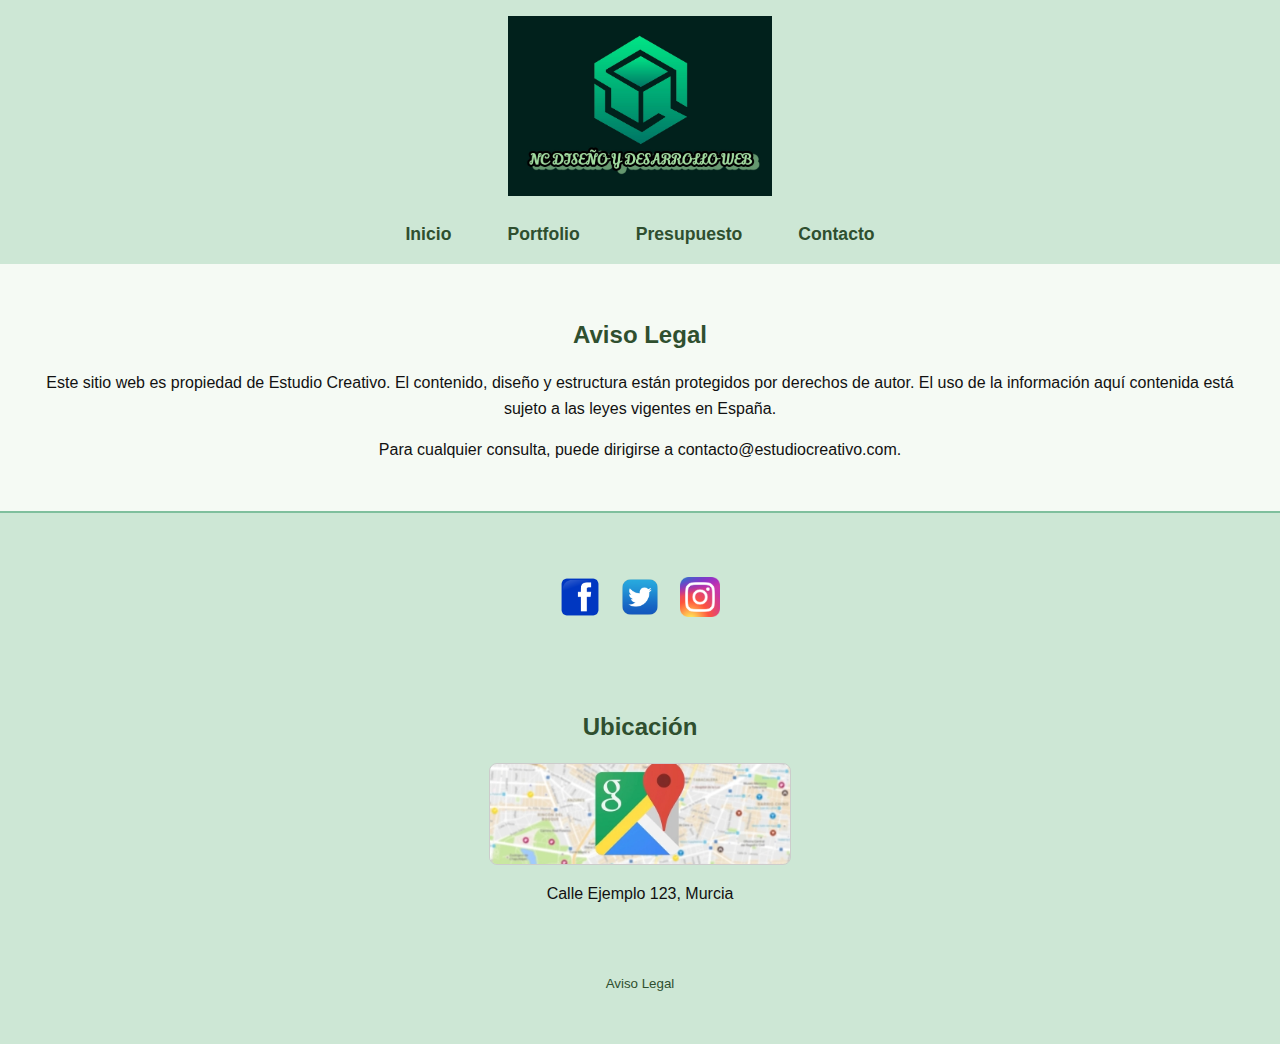
<file: views/aviso-legal.html>
<!DOCTYPE html>
<html lang="es">
<head>
  <meta charset="UTF-8">
  <!--Configuración responsive para móviles-->
  <meta name="viewport" content="width=device-width, initial-scale=1.0">
  <title>Aviso Legal</title>
  <!--Enlace al archivo de estilos CSS-->
  <link rel="stylesheet" href="../css/style.css">


  <link rel="icon" type="image/png" href="../img/favicon/favicon-96x96.png" sizes="96x96" />
</head>
<body>
    <!--Cabecera con logotipo y menú de navegación-->
  <header>
      <div class="logo">
  <a href="../index.html">
    <img src="../img/logo.png" alt="Logo Estudio Creativo" width="1518" height="1034">
  </a>
</div>
    <nav>
      <ul>
        <!--Menú de navegación común en todas las páginas-->
        <li><a href="../index.html">Inicio</a></li>
        <li><a href="productos.html">Portfolio</a></li>
        <li><a href="presupuesto.html">Presupuesto</a></li>
        <li><a href="contacto.html">Contacto</a></li>
        <!--En este caso no marcamos "active" porque es un documento legal-->
      </ul>
    </nav>
  </header>

  <!--Contenido principal del aviso legal-->
  <main>
    <h2>Aviso Legal</h2>
    <!--Texto legal básico-->
    <p>Este sitio web es propiedad de Estudio Creativo. El contenido, diseño y estructura están protegidos por derechos de autor. El uso de la información aquí contenida está sujeto a las leyes vigentes en España.</p>
    <p>Para cualquier consulta, puede dirigirse a contacto@estudiocreativo.com.</p>
  </main>

  <!--Pie de página con redes sociales, dirección y enlace al aviso legal-->
<footer>
  <section class="redes-sociales" aria-label="Redes sociales">
    <a href="https://facebook.com" target="_blank" rel="noopener noreferrer">
      <img src="../img/imgsocialfacebook.png" alt="Facebook" width="2000" height="2000">
    </a>
    <a href="https://twitter.com" target="_blank" rel="noopener noreferrer">
      <img src="../img/imgsocialtwitter.png" alt="Twitter" width="1024" height="1024">
    </a>
    <a href="https://instagram.com" target="_blank" rel="noopener noreferrer">
      <img src="../img/imgsocialinstagram.png" alt="Instagram" width="3600" height="3600">
    </a>
  </section>

  <section id="ubicacion">
    <h2>Ubicación</h2>
    <img src="../img/mapa.jpg" alt="Mapa con la ubicación del Estudio Creativo en Murcia" width="384" height="200">
    <p>Calle Ejemplo 123, Murcia</p>
  </section>

  <p><small><a href="views/aviso-legal.html">Aviso Legal</a></small></p>
</footer>
</file>
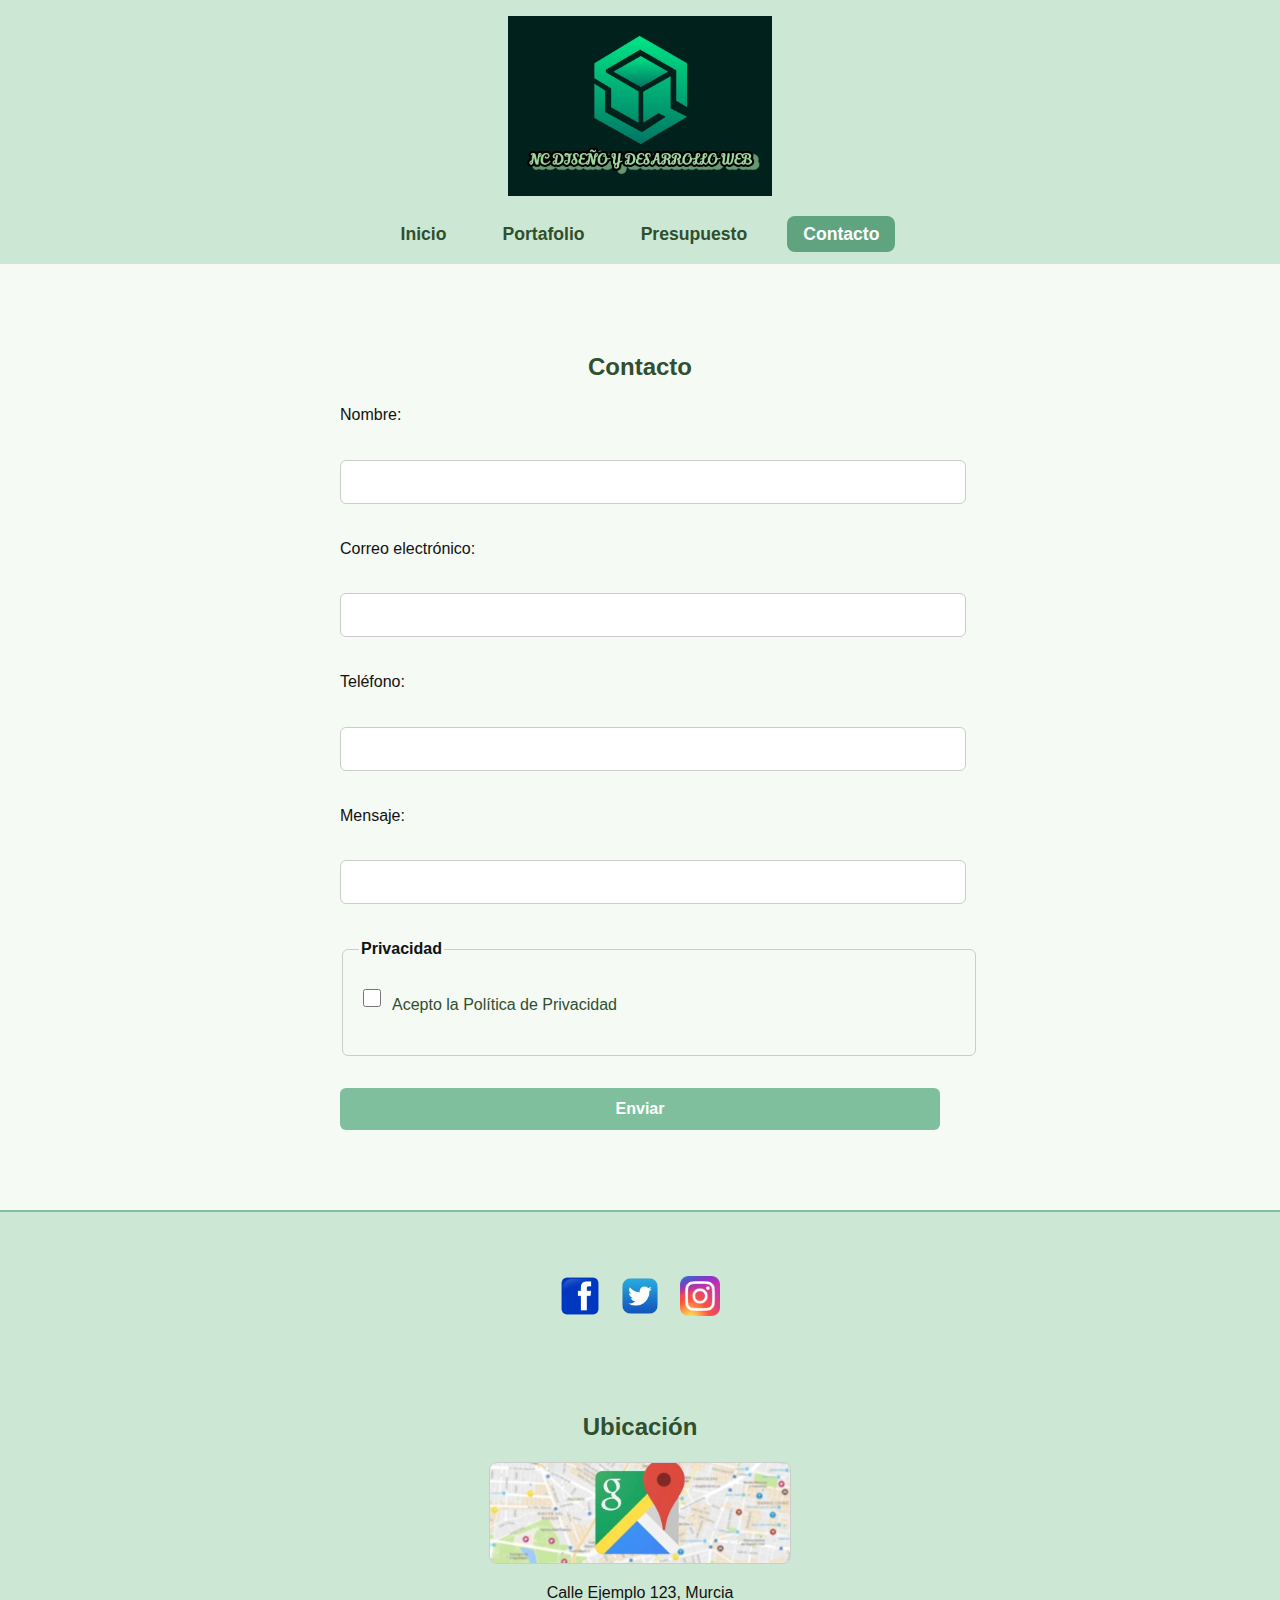
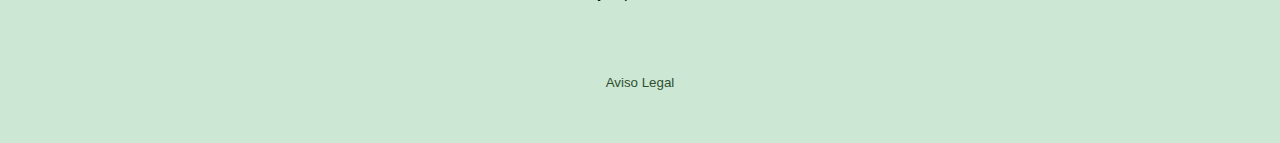
<file: views/contacto.html>
<!DOCTYPE html>
<html lang="es">
<head>
  <meta charset="UTF-8">
  <!--Configuración responsive-->
  <meta name="viewport" content="width=device-width, initial-scale=1.0">
  <title>Formulario de Contacto</title>
  <link rel="icon" type="image/png" href="../img/favicon/favicon-96x96.png" sizes="96x96">
  <link rel="stylesheet" href="../css/style.css">

</head>
<body>
     <!--Cabecera-->
  <header>
    <div class="logo">
      <a href="../index.html">
        <img src="../img/logo.png" alt="Logo Estudio Creativo" width="1518" height="1034">
      </a>
    </div>
    <nav>
      <ul>
        <li><a href="../index.html">Inicio</a></li>
        <li><a href="galeria.html">Portafolio</a></li>
        <li><a href="presupuesto.html">Presupuesto</a></li>
        <li><a href="formulario.html" class="active">Contacto</a></li>
      </ul>
    </nav>
  </header>

<main>
  <section class="formulario">
    <!-- Título principal del formulario -->
    <h2>Contacto</h2>

    <!-- Inicio del formulario -->
    <form action="#" method="post">

      <!-- Nombre: solo letras y espacios, entre 2 y 30 caracteres -->
      <label for="nombre">Nombre:</label>
      <input type="text" id="nombre" name="nombre"
             pattern="[A-Za-zÁÉÍÓÚáéíóúÑñ\s]{2,30}"
             title="El nombre debe tener entre 2 y 30 letras"
             required>

      <!-- Email: formato estándar -->
      <label for="email">Correo electrónico:</label>
      <input type="email" id="email" name="email"
             pattern="[a-z0-9._%+-]+@[a-z0-9.-]+\.[a-z]{2,}$"
             title="Introduce un correo válido (ejemplo@dominio.com)"
             required>

      <!-- Teléfono: exactamente 9 dígitos -->
      <label for="telefono">Teléfono:</label>
      <input type="tel" id="telefono" name="telefono"
             pattern="[0-9]{9}" inputmode="numeric"
             title="El teléfono debe contener exactamente 9 dígitos"
             required>

      <!-- Mensaje: mínimo 10 caracteres, máximo 300 -->
      <!-- Se usa <input type="text"> en lugar de <textarea> para que W3C valide el atributo pattern -->
      <label for="mensaje">Mensaje:</label>
      <input type="text" id="mensaje" name="mensaje"
             pattern=".{10,300}"
             maxlength="300"
             title="El mensaje debe tener entre 10 y 300 caracteres"
             required>

      <!-- Checkbox de privacidad -->
      <fieldset>
        <legend>Privacidad</legend>
        <label for="privacidad" class="checkbox-label">
          <input type="checkbox" id="privacidad" name="privacidad" required
                 title="Debe aceptar la Política de Privacidad para continuar">
          Acepto la Política de Privacidad
        </label>
      </fieldset>

      <!-- Botón de envío -->
      <button type="submit">Enviar</button>
    </form>
  </section>
</main>

 <!-- == Footer == -->
<footer>
  <section class="redes-sociales" aria-label="Redes sociales">
    <a href="https://facebook.com" target="_blank" rel="noopener noreferrer">
      <img src="../img/imgsocialfacebook.png" alt="Facebook" width="2000" height="2000">
    </a>
    <a href="https://twitter.com" target="_blank" rel="noopener noreferrer">
      <img src="../img/imgsocialtwitter.png" alt="Twitter" width="1024" height="1024">
    </a>
    <a href="https://instagram.com" target="_blank" rel="noopener noreferrer">
      <img src="../img/imgsocialinstagram.png" alt="Instagram" width="3600" height="3600">
    </a>
  </section>

  <section id="ubicacion">
    <h2>Ubicación</h2>
    <img src="../img/mapa.jpg" alt="Mapa con la ubicación del Estudio Creativo en Murcia" width="384" height="200">
    <p>Calle Ejemplo 123, Murcia</p>
  </section>

  <p><small><a href="views/aviso-legal.html">Aviso Legal</a></small></p>
</footer>
</file>
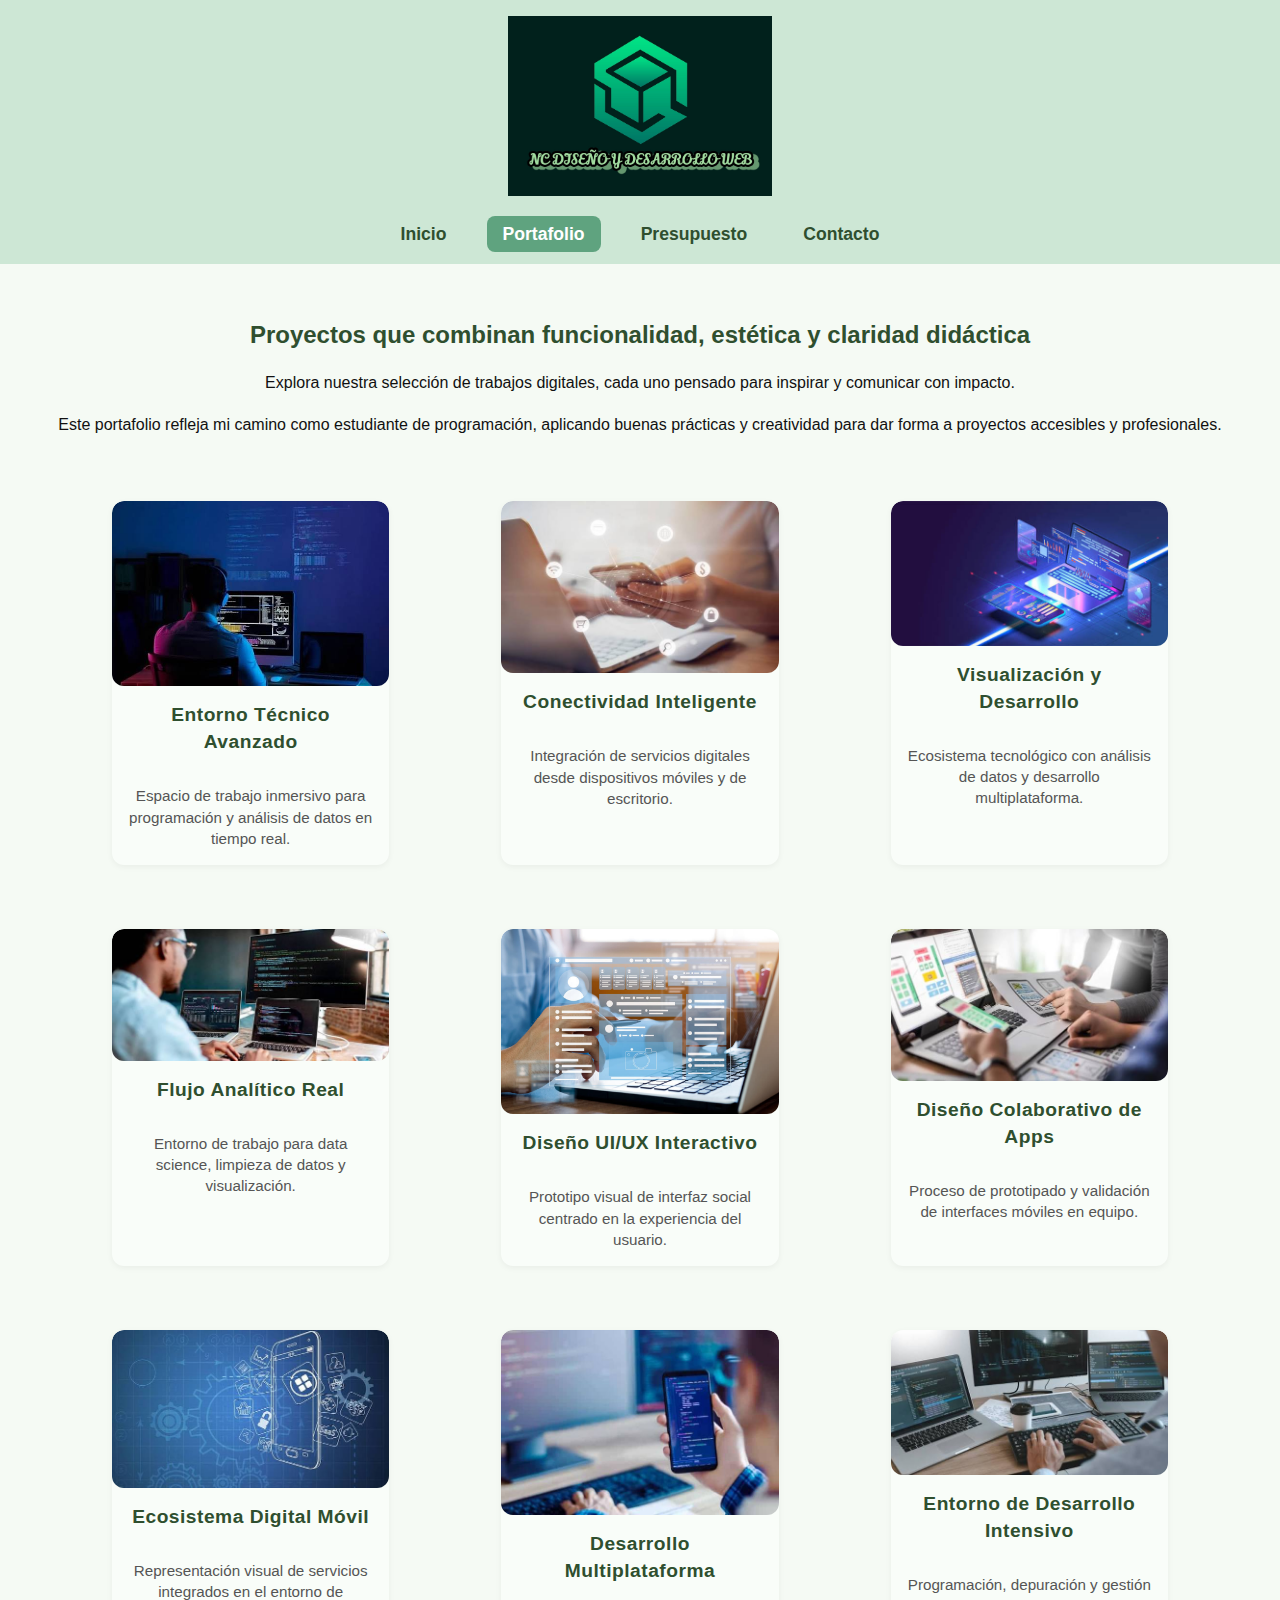
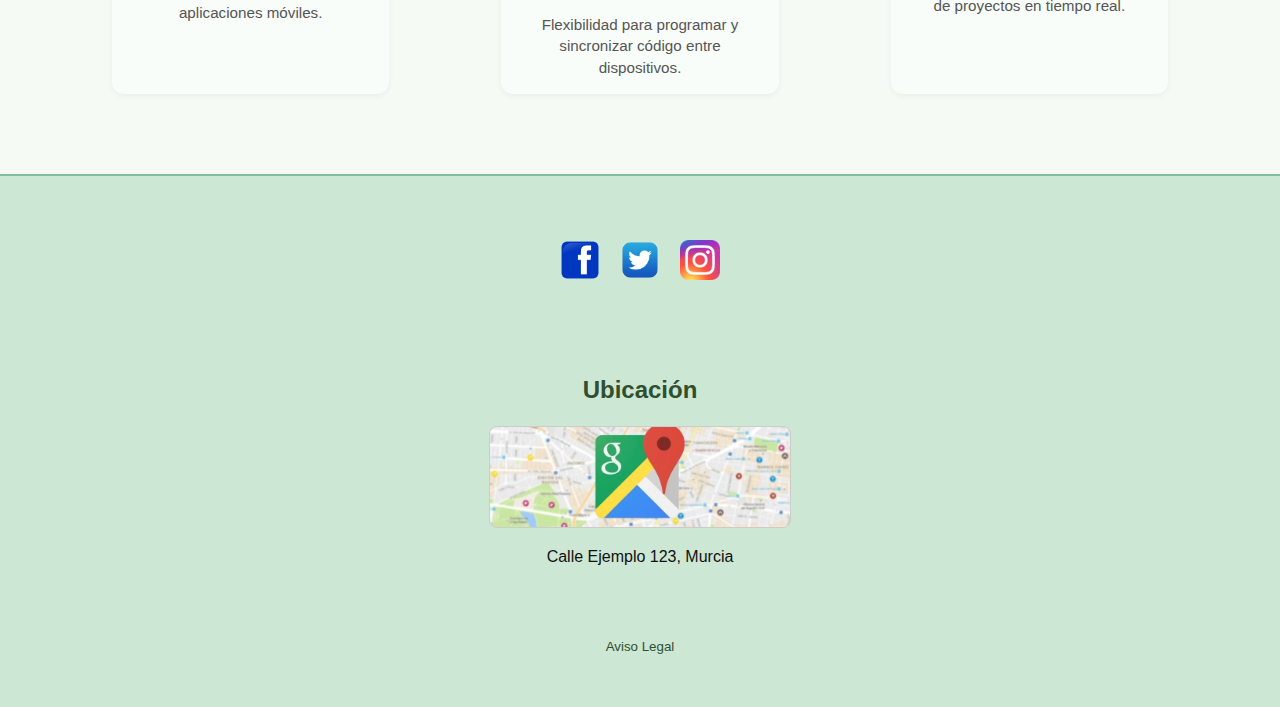
<file: views/portafolio.html>
<!DOCTYPE html>
<html lang="es">
<head>
  <meta charset="UTF-8">
  <!--Configuración responsive-->
  <meta name="viewport" content="width=device-width, initial-scale=1.0">
  <title>Galería de Proyectos</title>
  <link rel="icon" type="image/png" href="../img/favicon/favicon-96x96.png" sizes="96x96">
  <link rel="stylesheet" href="../css/style.css">

</head>
<body>
    <!--Cabecera con logo y menú-->
  <header>
    <div class="logo">
      <a href="../index.html">
        <img src="../img/logo.png" alt="Logo Estudio Creativo" width="1518" height="1034">
      </a>
    </div>
    <nav>
      <ul>
        <li><a href="../index.html">Inicio</a></li>
        <li><a href="galeria.html" class="active">Portafolio</a></li>
        <li><a href="presupuesto.html">Presupuesto</a></li>
        <li><a href="formulario.html">Contacto</a></li>
      </ul>
    </nav>
  </header>

<main>
  <!-- Encabezado del portafolio -->
  <h2>Proyectos que combinan funcionalidad, estética y claridad didáctica</h2>
  <p>Explora nuestra selección de trabajos digitales, cada uno pensado para inspirar y comunicar con impacto.</p>
  <p>Este portafolio refleja mi camino como estudiante de programación, aplicando buenas prácticas y creatividad para dar forma a proyectos accesibles y profesionales.</p>

  <section class="galeria" aria-label="Galería de proyectos">
    
    <!-- Proyecto 1 -->
    <figure>
      <img src="../img/proyecto1.jpg" alt="Persona programando en entorno inmersivo con proyecciones de código y gráficos" width="547" height="365">
      <figcaption>
        <span class="titulo-proyecto">Entorno Técnico Avanzado</span><br>
        Espacio de trabajo inmersivo para programación y análisis de datos en tiempo real.
      </figcaption>
    </figure>

    <!-- Proyecto 2 -->
    <figure>
      <img src="../img/proyecto2.jpg" alt="Persona usando smartphone frente a portátil con íconos digitales conectados" width="576" height="357">
      <figcaption>
        <span class="titulo-proyecto">Conectividad Inteligente</span><br>
        Integración de servicios digitales desde dispositivos móviles y de escritorio.
      </figcaption>
    </figure>

    <!-- Proyecto 3 -->
    <figure>
      <img src="../img/proyecto3.jpg" alt="Laptop con código rodeada de dispositivos mostrando gráficos y métricas" width="576" height="300">
      <figcaption>
        <span class="titulo-proyecto">Visualización y Desarrollo</span><br>
        Ecosistema tecnológico con análisis de datos y desarrollo multiplataforma.
      </figcaption>
    </figure>

    <!-- Proyecto 4 -->
    <figure>
      <img src="../img/proyecto4.jpg" alt="Escritorio con tres pantallas mostrando código Python, gráficos y visualizaciones" width="576" height="373">
      <figcaption>
        <span class="titulo-proyecto">Flujo Analítico Real</span><br>
        Entorno de trabajo para data science, limpieza de datos y visualización.
      </figcaption>
    </figure>

    <!-- Proyecto 5 -->
    <figure>
      <img src="../img/proyecto5.jpg" alt="Persona interactuando con laptop y proyección de interfaz digital con elementos sociales" width="920" height="614">
      <figcaption>
        <span class="titulo-proyecto">Diseño UI/UX Interactivo</span><br>
        Prototipo visual de interfaz social centrado en la experiencia del usuario.
      </figcaption>
    </figure>

    <!-- Proyecto 6 -->
    <figure>
      <img src="../img/proyecto6.jpg" alt="Personas colaborando sobre wireframes móviles y diseño digital en laptop" width="576" height="315">
      <figcaption>
        <span class="titulo-proyecto">Diseño Colaborativo de Apps</span><br>
        Proceso de prototipado y validación de interfaces móviles en equipo.
      </figcaption>
    </figure>

    <!-- Proyecto 7 -->
    <figure>
      <img src="../img/proyecto7.jpg" alt="Smartphone rodeado de íconos digitales sobre fondo técnico estilo blueprint" width="576" height="327">
      <figcaption>
        <span class="titulo-proyecto">Ecosistema Digital Móvil</span><br>
        Representación visual de servicios integrados en el entorno de aplicaciones móviles.
      </figcaption>
    </figure>

    <!-- Proyecto 8 -->
    <figure>
      <img src="../img/proyecto8.jpg" alt="Persona sosteniendo smartphone con código mientras trabaja con monitor y teclado" width="576" height="384">
      <figcaption>
        <span class="titulo-proyecto">Desarrollo Multiplataforma</span><br>
        Flexibilidad para programar y sincronizar código entre dispositivos.
      </figcaption>
    </figure>

    <!-- Proyecto 9 -->
    <figure>
      <img src="../img/proyecto9.jpg" alt="Persona programando con tres pantallas activas, documentos impresos y café en escritorio" width="576" height="300">
      <figcaption>
        <span class="titulo-proyecto">Entorno de Desarrollo Intensivo</span><br>
        Programación, depuración y gestión de proyectos en tiempo real.
      </figcaption>
    </figure>

  </section>
</main>
 <!-- == Footer == -->
<footer>
  <section class="redes-sociales" aria-label="Redes sociales">
    <a href="https://facebook.com" target="_blank" rel="noopener noreferrer">
      <img src="../img/imgsocialfacebook.png" alt="Facebook" width="2000" height="2000">
    </a>
    <a href="https://twitter.com" target="_blank" rel="noopener noreferrer">
      <img src="../img/imgsocialtwitter.png" alt="Twitter" width="1024" height="1024">
    </a>
    <a href="https://instagram.com" target="_blank" rel="noopener noreferrer">
      <img src="../img/imgsocialinstagram.png" alt="Instagram" width="3600" height="3600">
    </a>
  </section>

  <section id="ubicacion">
    <h2>Ubicación</h2>
    <img src="../img/mapa.jpg" alt="Mapa con la ubicación del Estudio Creativo en Murcia" width="384" height="200">
    <p>Calle Ejemplo 123, Murcia</p>
  </section>

  <p><small><a href="views/aviso-legal.html">Aviso Legal</a></small></p>
</footer>
</file>
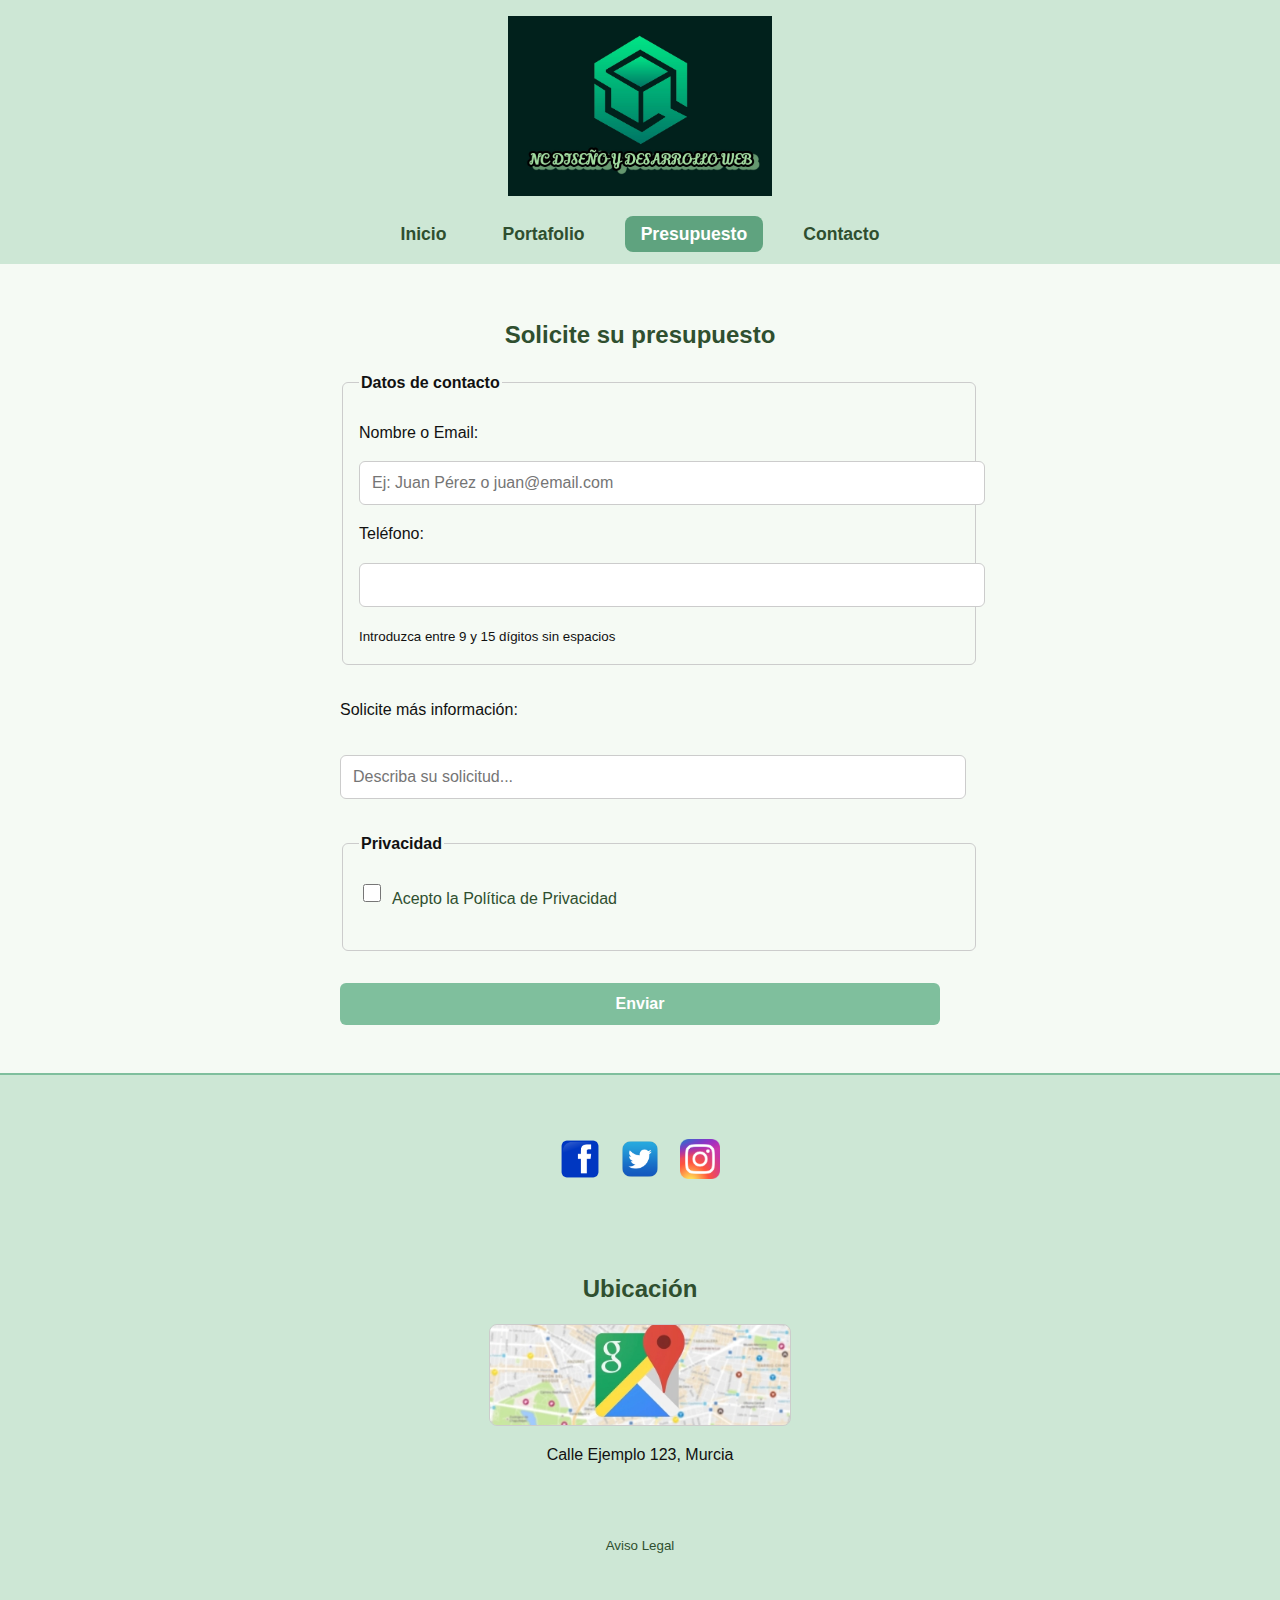
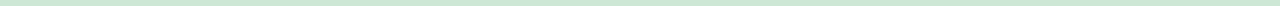
<file: views/presupuesto.html>
<!DOCTYPE html>
<html lang="es">
<head>
  <meta charset="UTF-8">
  <!--Configuración responsive-->
  <meta name="viewport" content="width=device-width, initial-scale=1.0">
  <title>Presupuesto</title>
  <link rel="icon" type="image/png" href="../img/favicon/favicon-96x96.png" sizes="96x96">
  <link rel="stylesheet" href="../css/style.css">

</head>
<body>
    <!--Cabecera-->
  <header>
      <div class="logo">
  <a href="../index.html">
    <img src="../img/logo.png" alt="Logo Estudio Creativo">
  </a>
</div>
    <nav>
      <ul>
        <li><a href="../index.html">Inicio</a></li>
        <li><a href="productos.html">Portafolio</a></li>
        <li><a href="presupuesto.html" class="active">Presupuesto</a></li>
        <li><a href="contacto.html">Contacto</a></li>
      </ul>
    </nav>
  </header>

<main>
  <!-- Título principal del formulario -->
  <h2>Solicite su presupuesto</h2>

  <!-- Formulario: se usa POST para enviar datos -->
  <form action="#" method="post">
    
    <!-- Agrupación de datos de contacto -->
    <fieldset>
      <legend>Datos de contacto</legend>
      
      <!-- Campo: Nombre o Email se permite introducir un nombre (solo letras y espacios) o un email válido -->
      <label for="nombre">Nombre o Email:</label>
      <input type="text" id="nombre" name="nombre" required
             pattern="([A-Za-zÁÉÍÓÚáéíóúÑñ ]{2,50}|[a-z0-9._%+-]+@[a-z0-9.-]+\.[a-z]{2,})"
             placeholder="Ej: Juan Pérez o juan@email.com"
             title="Introduzca un nombre válido (solo letras y espacios) o un email correcto">
      
      <!-- Campo: Teléfono obligatorio, entre 9 y 15 dígitos, sin espacios -->
      <label for="telefono">Teléfono:</label>
      <input type="tel" id="telefono" name="telefono" required
             pattern="[0-9]{9,15}" inputmode="numeric" aria-describedby="telHelp"
             title="Introduzca entre 9 y 15 dígitos sin espacios">
      <!-- Texto de ayuda accesible -->
      <small id="telHelp">Introduzca entre 9 y 15 dígitos sin espacios</small>
    </fieldset>

    <!-- Campo: Información adicional obligatorio, mínimo 10 caracteres -->
<label for="info">Solicite más información:</label>
<input type="text" id="info" name="info"
       pattern=".{10,}"
       maxlength="300"
       placeholder="Describa su solicitud..."
       title="Debe escribir al menos 10 caracteres"
       required>


    <!-- Sección de privacidad checkbox obligatorio para cumplir con la política de privacidad -->
    <fieldset>
      <legend>Privacidad</legend>
      <label for="privacidad" class="checkbox-label">
        <input type="checkbox" id="privacidad" name="privacidad" required
               title="Debe aceptar la Política de Privacidad para continuar">
        Acepto la Política de Privacidad
      </label>
    </fieldset>

    <!-- Botón de envío -->
    <button type="submit">Enviar</button>
  </form>
</main>

 <!-- == Footer == -->
 <footer>
  <section class="redes-sociales" aria-label="Redes sociales">
    <a href="https://facebook.com" target="_blank" rel="noopener noreferrer">
      <img src="../img/imgsocialfacebook.png" alt="Facebook" width="2000" height="2000">
    </a>
    <a href="https://twitter.com" target="_blank" rel="noopener noreferrer">
      <img src="../img/imgsocialtwitter.png" alt="Twitter" width="1024" height="1024">
    </a>
    <a href="https://instagram.com" target="_blank" rel="noopener noreferrer">
      <img src="../img/imgsocialinstagram.png" alt="Instagram" width="3600" height="3600">
    </a>
  </section>

  <section id="ubicacion">
    <h2>Ubicación</h2>
    <img src="../img/mapa.jpg" alt="Mapa con la ubicación del Estudio Creativo en Murcia" width="384" height="200">
    <p>Calle Ejemplo 123, Murcia</p>
  </section>

  <p><small><a href="views/aviso-legal.html">Aviso Legal</a></small></p>
</footer>
</file>
<file: css/style.css>
/* ====== Estilos globales ====== */
body {
  font-family: 'Open Sans', Arial, sans-serif;
  margin: 0;
  background-color: #f5faf4; /* verde muy suave, casi blanco */
  color: #111111; /* texto negro para contraste */
  line-height: 1.6;
}

h1, h2, h3 {
  font-family: 'Poppins', Verdana, sans-serif;
  margin-bottom: 1rem;
  color: #2f4f2f; /* verde grisáceo suave para títulos */
}

main, section {
  max-width: 1200px;
  margin: 0 auto;
  padding: 2rem;
  text-align: center;
}

/* ====== Header ====== */
header {
  background: #cde7d5; /* verde pastel */
  color: #111111;
  display: flex;
  flex-direction: column;
  align-items: center;
  padding: 1rem 2rem;
}

.logo img {
  max-height: 180px;  
  width: auto;
  margin-bottom: 1rem;
}

nav ul {
  list-style: none;
  display: flex;
  flex-wrap: wrap;
  gap: 1.5rem;
  padding: 0;
  margin: 0;
}

nav a {
  color: #2f4f2f;
  text-decoration: none;
  font-size: 1.1rem;
  font-weight: bold;
  padding: 0.5rem 1rem;
  transition: background 0.3s, transform 0.3s, color 0.3s;
  border-radius: 8px;
}

nav a:hover,
nav a:focus {
  background: #7fbf9d;
  color: #ffffff;
  transform: scale(1.05);
}

nav a.active {
  background: #5fa37f; 
  color: #ffffff;
}

/* ====== Hero ====== */
#hero {
  text-align: center;
  padding: 6rem 2rem;
  background: linear-gradient(135deg, #eaf7e9, #cde7d5);
  color: #111111;
}

#hero h1 {
  font-size: 2.5rem;
  margin-bottom: 1rem;
}

#hero p {
  font-size: 1.2rem;
  margin-bottom: 2rem;
}

.btn {
  background: #7fbf9d;
  color: #ffffff;
  padding: 1rem 2rem;
  text-decoration: none;
  border-radius: 30px;
  font-weight: bold;
  transition: all 0.3s ease;
  display: inline-block;
}

.btn:hover {
  background: #5fa37f;
  transform: scale(1.05);
}

/* ====== Galería ====== */
.galeria {
  display: grid;
  grid-template-columns: repeat(3, 1fr); /* 3 columnas */
  gap: 2rem;
  padding: 2rem;
}

.galeria figure {
  background: #f9fdf9;
  border-radius: 12px; /* bordes más suaves en el contenedor */
  overflow: hidden;
  box-shadow: 0 2px 6px rgba(0,0,0,0.05);
  transition: transform 0.3s, box-shadow 0.3s;
}

.galeria figure:hover {
  transform: translateY(-5px);
  box-shadow: 0 6px 14px rgba(0,0,0,0.12);
}

.galeria img {
  width: 100%;
  height: auto;
  max-height: 220px;
  object-fit: cover;
  border-radius: 12px; /* bordes redondeados en la imagen */
  display: block;
}

.galeria figcaption {
  padding: 1rem;
  text-align: center;
  font-family: "Segoe UI", Arial, sans-serif;
  color: #333;
}

.galeria figcaption {
  font-size: 0.95rem;
  line-height: 1.4;
  color: #555;
}

/* ====== Títulos de proyectos ====== */
.titulo-proyecto {
  display: block;
  font-weight: bold; /* negrita */
  font-size: 1.2rem;
  font-family: "Montserrat", "Segoe UI", sans-serif;
  color: #2f4f2f;
  margin-bottom: 0.5rem;
  letter-spacing: 0.5px;
}

/* Responsive: tablets y móviles */
@media (max-width: 900px) {
  .galeria {
    grid-template-columns: repeat(2, 1fr); /* 2 columnas en tablets */
  }
}

@media (max-width: 600px) {
  .galeria {
    grid-template-columns: 1fr; /* 1 columna en móviles */
  }
}

/* ====== Formulario ====== */
form {
  display: flex;
  flex-direction: column;
  gap: 1rem;
  max-width: 600px;
  margin: 0 auto;
  text-align: left;
}

/* Asegurar que cada campo quede debajo del otro */
form label,
form input,
form textarea,
form fieldset,
form button {
  display: block;
  width: 100%;
  margin-bottom: 1rem;
}

form fieldset {
  border: 1px solid #ccc;
  padding: 1rem;
  border-radius: 6px;
}

form legend {
  font-weight: bold;
  margin-bottom: 0.5rem;
}

form input,
form textarea {
  padding: 0.75rem;
  border: 1px solid #ccc;
  border-radius: 6px;
  font-size: 1rem;
}

form input:focus, form textarea:focus {
  border-color: #7fbf9d;
  outline: none;
  box-shadow: 0 0 5px rgba(127,191,157,0.5);
}

form button {
  width: auto; /* el botón no ocupa todo el ancho */
  background: #7fbf9d;
  color: #ffffff;
  padding: 0.75rem 1.5rem;
  border: none;
  border-radius: 6px;
  font-size: 1rem;
  font-weight: bold;
  cursor: pointer;
  transition: background 0.3s, transform 0.3s;
}

form button:hover {
  background: #5fa37f;
  transform: scale(1.05);
}

/* ====== Checkbox de privacidad ====== */
.checkbox-label {
  display: inline-flex;       /* checkbox y texto en línea */
  align-items: center;        /* alinea verticalmente */
  gap: 0.5rem;                /* espacio entre cuadradito y texto */
  font-weight: normal;
  color: #2f4f2f;
}

.checkbox-label input[type="checkbox"] {
  width: 18px;
  height: 18px;
  cursor: pointer;
}

/* ====== Redes sociales ====== */
.redes-sociales img {
  width: 40px;
  height: 40px;
  object-fit: cover;
}

/* ====== Imagen del mapa ====== */
#ubicacion img {
  width: 300px;
  height: 100px;
  object-fit: cover;
  border: 1px solid #ccc;
  border-radius: 8px;
  margin: 1rem auto;
  display: block;
}

/* ====== Footer ====== */
footer {
  background: #cde7d5;
  color: #111111;
  text-align: center;
  padding: 2rem;
  border-top: 2px solid #7fbf9d;
}

footer a {
  color: #2f4f2f;
  margin: 0 0.5rem;
  text-decoration: none;
}

footer a:hover,
footer a:focus {
  text-decoration: underline;
  color: #111111;
}
</file>
